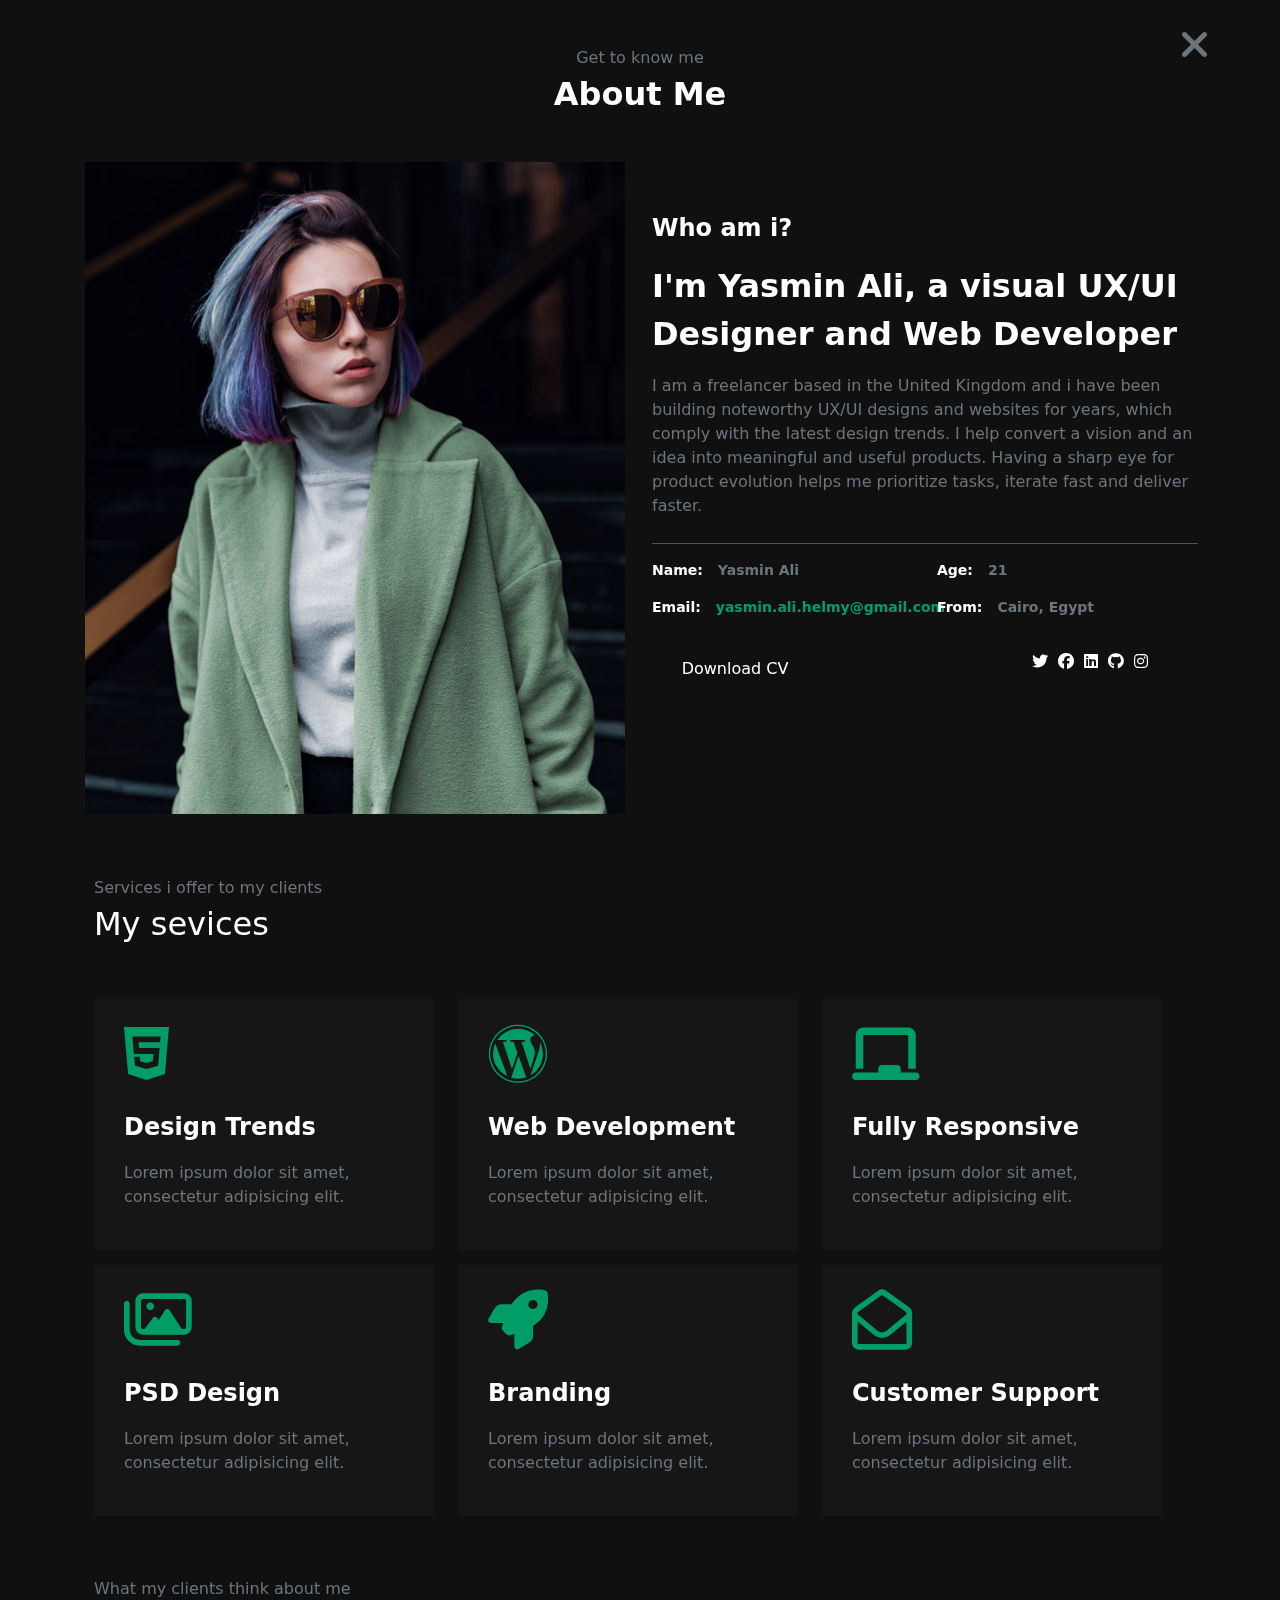
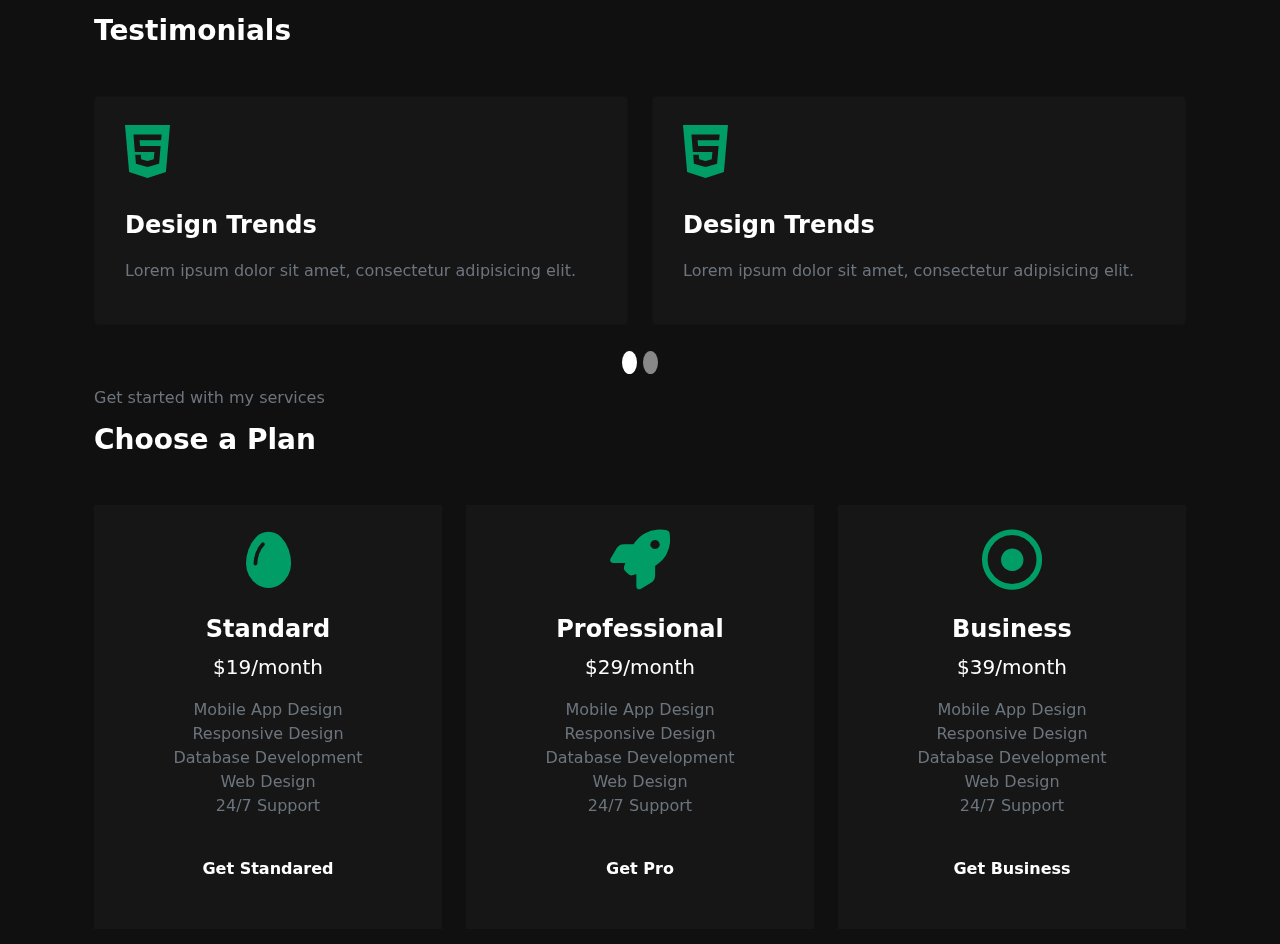
<file: about.html>
<!DOCTYPE html>
<html lang="en">
<head>
    <meta charset="UTF-8">
    <meta name="viewport" content="width=device-width, initial-scale=1.0">
    <link rel="stylesheet" href="./css/bootstrap.min.css">
    <link rel="stylesheet" href="./css//all.min.css">
    <link rel="stylesheet" href="./css/style.css">
    <link href="https://unpkg.com/aos@2.3.1/dist/aos.css" rel="stylesheet">
    <link rel="shortcut icon" href="https://yasminali-portfolio.netlify.app/logo.png" >    
    <title>About</title>
</head>
<body>
<div class="page">
    <div class=" container" data-aos="fade-up" data-aos-duration="2000">
        <i class="fa-solid fa-xmark text-secondary fs-1 btnclose"></i>
        <div class="title  text-center">
        <h6 class="text-secondary pt-5 ">Get to know me</h6>
        <h2 class=" fw-bolder mb-5">About Me</h2>
      </div>
      <!-- img -->
      
        <div class="row">
          <div class="col-lg-6 info col-sm-12 d-flex justify-content-center">
            <figure ><img src="./images/info-img.jpg" class="w-100" alt="aboutimg" ></figure>
          </div>
          <div class="col-lg-6 col-sm-12 mt-sm-5">
            <p class="question fw-bold fs-4">Who am i?</p>
            <p class="me fw-bolder fs-2">I'm Yasmin Ali, a visual UX/UI Designer and Web Developer</p>
            <p class="details text-secondary">
                I am a freelancer based in the United Kingdom and i have been building noteworthy UX/UI designs and websites for years, which comply with the latest design trends. I help convert a vision and an idea into meaningful and useful products. Having a sharp eye for product evolution helps me prioritize tasks, iterate fast and deliver faster.
            </p>
            <!-- data -->
            <div class="row data">
                <div class="col-md-6 col-sm-12">
                <div class="d-flex">
                    <p>Name:</p>
                <span class="text-secondary">Yasmin Ali</span>
                </div>
                <div class="d-flex">
                    <p>Email:</p>
                <span class=" myemail">yasmin.ali.helmy@gmail.com</span>
                </div>
               
            </div>
            <div class="col-md-6 col-sm-12">
                <div class="d-flex">
                    <p>Age:</p>
                <span class="text-secondary">21</span>
                </div>
                <div class="d-flex">
                    <p>From:</p>
                <span class="text-secondary">Cairo, Egypt</span>
                </div>
            </div>
            </div>
            <!-- button -->
             <div class="links row mt-3">
                <div class="col-4 btn"><a  href="./images/Yasmin Ali's CV .pdf">Download CV</a></div>
                <div class="line col-4"></div>
                <ul class="list-unstyled d-flex col-4">
                    <li><a href=""></a><i class="fa-brands fa-twitter"></i></li>
                    <li><a href=""></a><i class="fa-brands fa-facebook"></i></li>
                    <li><a href=""></a><i class="fa-brands fa-linkedin"></i></li>
                    <li><a href=""></a><i class="fa-brands fa-github"></i></li>
                    <li><a href=""></a><i class="fa-brands fa-instagram"></i></li>
                </ul>
             </div>
        </div>
        </div>

      <!-- services -->
       <div class="container mt-5">
        <div class="row">
          <h6 class="text-secondary">Services i offer to my clients</h6>
          <h2>My sevices</h2>
          <div class="services mt-5 row">
            <div class="col-lg-4 col-md-6 col-sm-12">
              <div class="service">
                <i class="fa-brands fa-html5  "></i>
              <p class="fw-bold fs-4">Design Trends</p>
              <p class="deatils text-secondary" >Lorem ipsum dolor sit amet, consectetur adipisicing elit.</p>
              </div>
            </div>
            <div class="col-lg-4 col-md-6 col-sm-12">
              <div class="service">
                <i class="fa-brands fa-wordpress"></i>
              <p class="fw-bold fs-4">Web Development</p>
              <p class="deatils text-secondary" >Lorem ipsum dolor sit amet, consectetur adipisicing elit.</p>
              </div>
            </div>
            <div class="col-lg-4 col-md-6 col-sm-12">
              <div class="service">
                <i class="fa-solid fa-chalkboard"></i>
              <p class="fw-bold fs-4">Fully Responsive</p>
              <p class="deatils text-secondary" >Lorem ipsum dolor sit amet, consectetur adipisicing elit.</p>
              </div>
            </div>
            <div class="col-lg-4 col-md-6 col-sm-12">
              <div class="service">
                <i class="fa-regular fa-images "></i>
              <p class="fw-bold fs-4">PSD Design</p>
              <p class="deatils text-secondary" >Lorem ipsum dolor sit amet, consectetur adipisicing elit.</p>
              </div>
            </div>
            <div class="col-lg-4 col-md-6 col-sm-12">
              <div class="service">
                <i class="fa-solid fa-rocket"></i>
              <p class="fw-bold fs-4">Branding</p>
              <p class="deatils text-secondary" >Lorem ipsum dolor sit amet, consectetur adipisicing elit.</p>
              </div>
            </div>
            <div class="col-lg-4 col-md-6 col-sm-12">
              <div class="service">
                <i class="fa-regular fa-envelope-open"></i>
              <p class="fw-bold fs-4">Customer Support</p>
              <p class="deatils text-secondary" >Lorem ipsum dolor sit amet, consectetur adipisicing elit.</p>
              </div>
            </div>
          </div>
        </div>
       </div>

       <!-- Testimonials -->
        <div class="container mt-5">
          <div class="testimonials row">
            <h6 class="text-secondary mb-3">What my clients think about me</h6>
            <h3 class="fw-bold mb-5">Testimonials</h3>
            <!-- carsoul -->
            <div id="carouselExampleIndicators" class="carousel slide" >
  <div class="carousel-indicators">
    <button type="button" data-bs-target="#carouselExampleIndicators" data-bs-slide-to="0" class="active" aria-current="true" aria-label="Slide 1"></button>
    <button type="button" data-bs-target="#carouselExampleIndicators" data-bs-slide-to="1" aria-label="Slide 2"></button>
    
  </div>
  <div class="carousel-inner">
    <div class="carousel-item active">
      <div class="row cards">
        <div class="col-md-6 col-sm-12">
          <div class="service card">
                <i class="fa-brands fa-html5  "></i>
              <p class="fw-bold fs-4">Design Trends</p>
              <p class="deatils text-secondary" >Lorem ipsum dolor sit amet, consectetur adipisicing elit.</p>
              </div>
        </div>
        <div class="col-md-6 col-sm-12">
          <div class="service card">
                <i class="fa-brands fa-html5  "></i>
              <p class="fw-bold fs-4">Design Trends</p>
              <p class="deatils text-secondary" >Lorem ipsum dolor sit amet, consectetur adipisicing elit.</p>
              </div>
        </div>
      </div>
    </div>
    <div class="carousel-item">
      <div class="col-md-6 col-sm-12">
          <div class="service card">
                <i class="fa-brands fa-html5  "></i>
              <p class="fw-bold fs-4">Design Trends</p>
              <p class="deatils text-secondary" >Lorem ipsum dolor sit amet, consectetur adipisicing elit.</p>
              </div>
        </div>
    </div>
  
    
  </div>

</div>


          </div>
        </div>

       <!-- plan -->
        <div class="container mt-5">
          <div class="row">
            <div class="planContent">
              <h6 class="text-secondary mb-3">Get started with my services</h6>
              <h3 class="fw-bold mb-5">Choose a Plan</h3>
              <div class="plans mt-5 row text-center">
            <div class="col-lg-4 col-md-6 col-sm-12">
              <div class="plan">
                <i class="fa-solid fa-egg"></i>
              <h5 class="fw-bolder fs-4">Standard</h5>
              <p class="price  fs-5" >$19/month</p>
              <p class=" text-secondary">Mobile App Design <br>
                                        Responsive Design <br>
                                        Database Development <br>
                                        Web Design <br>
                                        24/7 Support</p>
              <div class="btn mt-3 mb-3"><a href="" class="fw-bold ">Get Standared</a></div>                          
              </div>
            </div>
            
            <div class="col-lg-4 col-md-6 col-sm-12">
              <div class="plan">
                <i class="fa-solid fa-rocket"></i>
              <h5 class="fw-bolder fs-4">Professional</h5>
              <p class="price  fs-5" >$29/month</p>
              <p class=" text-secondary">Mobile App Design <br>
                                        Responsive Design <br>
                                        Database Development <br>
                                        Web Design <br>
                                        24/7 Support</p>
              <div class="btn mt-3 mb-3"><a href="" class="fw-bold ">Get Pro</a></div>                          
              </div>
            </div>
            
            <div class="col-lg-4 col-md-6 col-sm-12">
              <div class="plan">
                <i class="fa-regular fa-circle-dot"></i>
              <h5 class="fw-bolder fs-4">Business</h5>
              <p class="price  fs-5" >$39/month</p>
              <p class=" text-secondary">Mobile App Design <br>
                                        Responsive Design <br>
                                        Database Development <br>
                                        Web Design <br>
                                        24/7 Support</p>
              <div class="btn mt-3 mb-3"><a href="" class="fw-bold ">Get Business</a></div>                          
              </div>
            </div>
          </div>
            </div>
          </div>
        </div>
</div>
</div>
    <script src="./js/bootstrap.min.js"></script>
    <script src="./js/main.js"></script>
    <script src="https://unpkg.com/aos@2.3.1/dist/aos.js"></script>
    <script>
  AOS.init();
</script>
</body>
</html>
</file>
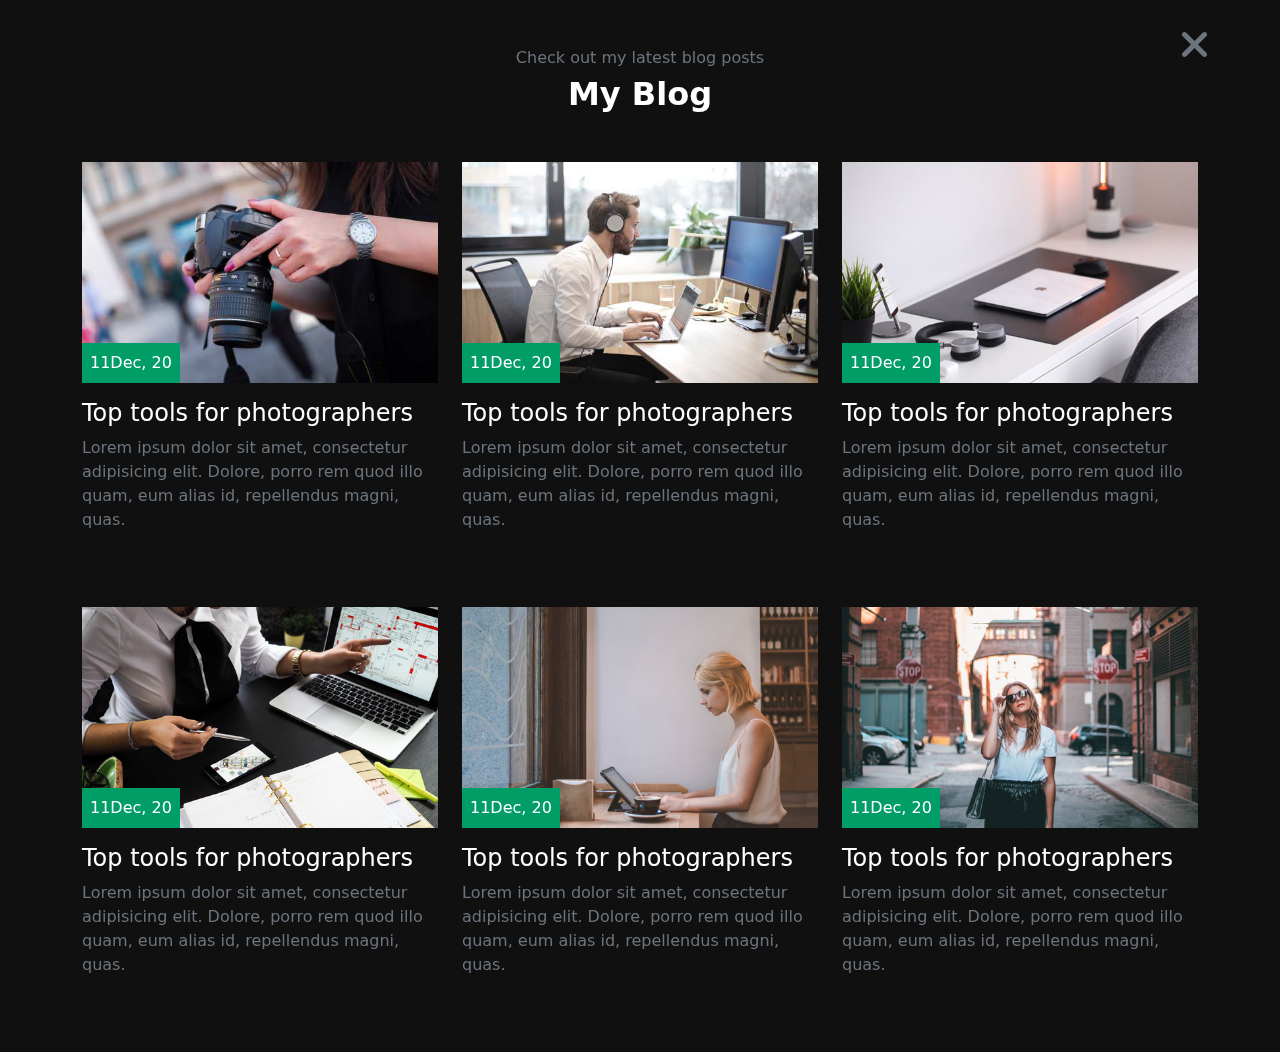
<file: blog.html>
<!DOCTYPE html>
<html lang="en">
<head>
    <meta charset="UTF-8">
    <meta name="viewport" content="width=device-width, initial-scale=1.0">
    <link rel="stylesheet" href="./css/bootstrap.min.css">
    <link rel="stylesheet" href="./css//all.min.css">
    <link rel="stylesheet" href="./css/style.css">
    <link href="https://unpkg.com/aos@2.3.1/dist/aos.css" rel="stylesheet">
    <link rel="shortcut icon" href="https://yasminali-portfolio.netlify.app/logo.png" >    
    <title>Blog</title>
</head>
<body>
<div class="page">
    <div class=" container" data-aos="fade-up" data-aos-duration="2000">
        <i class="fa-solid fa-xmark text-secondary fs-1 btnclose"></i>
        <div class="title  text-center">
        <h6 class="text-secondary pt-5 ">Check out my latest blog posts</h6>
        <h2 class=" fw-bolder mb-5">My Blog</h2>
      </div>
      <div class="row blogcards">
        <div class="col-lg-4 col-md-6 col-sm-12">
            <div class="blogcard ">
                <figure class="blog position-relative">
                    <img src="./images/post-1.jpg" alt="post">
                    <div class="date position-absolute bottom-0 p-2">11Dec, 20</div>
                </figure>
                <h4>Top tools for photographers</h4>
                <p class="text-secondary">Lorem ipsum dolor sit amet, consectetur adipisicing elit. Dolore, porro rem quod illo quam, eum alias id, repellendus magni, quas.</p>
            </div>
        </div>
        <div class="col-lg-4 col-md-6 col-sm-12">
            <div class="blogcard ">
                <figure class="blog position-relative">
                    <img src="./images/post-2.jpg" alt="post">
                    <div class="date position-absolute bottom-0 p-2">11Dec, 20</div>
                </figure>
                <h4>Top tools for photographers</h4>
                <p class="text-secondary">Lorem ipsum dolor sit amet, consectetur adipisicing elit. Dolore, porro rem quod illo quam, eum alias id, repellendus magni, quas.</p>
            </div>
        </div>
        <div class="col-lg-4 col-md-6 col-sm-12">
            <div class="blogcard ">
                <figure class="blog position-relative">
                    <img src="./images/post-3.jpg" alt="post">
                    <div class="date position-absolute bottom-0 p-2">11Dec, 20</div>
                </figure>
                <h4>Top tools for photographers</h4>
                <p class="text-secondary">Lorem ipsum dolor sit amet, consectetur adipisicing elit. Dolore, porro rem quod illo quam, eum alias id, repellendus magni, quas.</p>
            </div>
        </div>
        <div class="col-lg-4 col-md-6 col-sm-12">
            <div class="blogcard ">
                <figure class="blog position-relative">
                    <img src="./images/post-4.jpg" alt="post">
                    <div class="date position-absolute bottom-0 p-2">11Dec, 20</div>
                </figure>
                <h4>Top tools for photographers</h4>
                <p class="text-secondary">Lorem ipsum dolor sit amet, consectetur adipisicing elit. Dolore, porro rem quod illo quam, eum alias id, repellendus magni, quas.</p>
            </div>
        </div>
        <div class="col-lg-4 col-md-6 col-sm-12">
            <div class="blogcard ">
                <figure class="blog position-relative">
                    <img src="./images/post-5.jpg" alt="post">
                    <div class="date position-absolute bottom-0 p-2">11Dec, 20</div>
                </figure>
                <h4>Top tools for photographers</h4>
                <p class="text-secondary">Lorem ipsum dolor sit amet, consectetur adipisicing elit. Dolore, porro rem quod illo quam, eum alias id, repellendus magni, quas.</p>
            </div>
        </div>
        <div class="col-lg-4 col-md-6 col-sm-12">
            <div class="blogcard ">
                <figure class="blog position-relative">
                    <img src="./images/post-6.jpg" alt="post">
                    <div class="date position-absolute bottom-0 p-2">11Dec, 20</div>
                </figure>
                <h4>Top tools for photographers</h4>
                <p class="text-secondary">Lorem ipsum dolor sit amet, consectetur adipisicing elit. Dolore, porro rem quod illo quam, eum alias id, repellendus magni, quas.</p>
            </div>
        </div>
      </div>
</div>
</div>
    <script src="./js/bootstrap.min.js"></script>
    <script src="./js/main.js"></script>
    <script src="https://unpkg.com/aos@2.3.1/dist/aos.js"></script>
    <script>
  AOS.init();
</script>
</body>
</html>
</file>
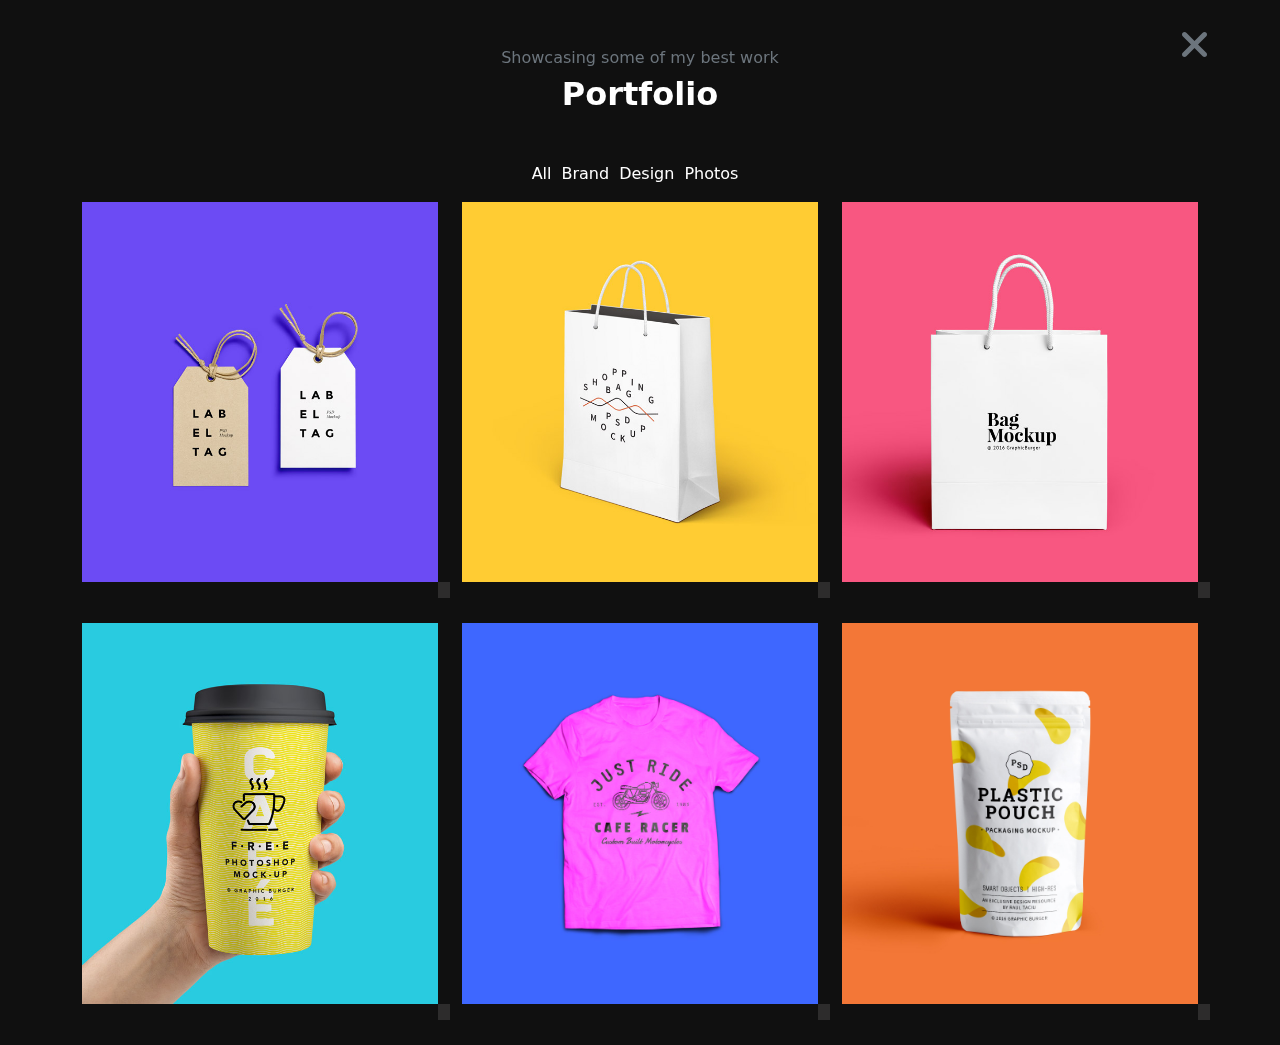
<file: portfolio.html>
<!DOCTYPE html>
<html lang="en">
<head>
    <meta charset="UTF-8">
    <meta name="viewport" content="width=device-width, initial-scale=1.0">
    <link rel="stylesheet" href="./css/bootstrap.min.css">
    <link rel="stylesheet" href="./css//all.min.css">
    <link rel="stylesheet" href="./css/style.css">
    <link href="https://unpkg.com/aos@2.3.1/dist/aos.css" rel="stylesheet">
    <link rel="shortcut icon" href="https://yasminali-portfolio.netlify.app/logo.png" >    
    <title>Portfolio</title>
</head>
<body>
<div class="page">
    <div class=" container" data-aos="fade-up" data-aos-duration="2000">
        <i class="fa-solid fa-xmark text-secondary fs-1 btnclose"></i>
        <div class="title  text-center">
        <h6 class="text-secondary pt-5 ">Showcasing some of my best work</h6>
        <h2 class=" fw-bolder mb-5">Portfolio</h2>
      </div>
        
      <div class="d-flex justify-content-center portfoliolinks links">
        <ul class="list-unstyled d-flex ">
        <li class=" all">All</li>
        <li class="brand">Brand</li>
        <li class="design">Design</li>
        <li class="photos">Photos</li>
      </ul>
      </div>
      <div class="row imgCards">
        
          <div class="col-md-4 col-sm-12 imgCard design brand">
            <figure class="position-relative">
              <img  src="./images/item-1.jpg" alt="item">
              <div class="dataMe position-absolute d-flex justify-content-center align-items-center flex-column ">
                <h5>Label Tag Mockup</h5>
                <p class="link">More Info</p>
              </div>
            </figure>
          </div>
       
          <div class="col-md-4 col-sm-12 imgCard design">
            <figure class="position-relative">
              <img  src="./images/item-2.jpg" alt="item">
              <div class="dataMe position-absolute d-flex justify-content-center align-items-center flex-column ">
                <h5>Label Tag Mockup</h5>
                <p class="link">More Info</p>
              </div>
            </figure>
          </div>
        
          <div class="col-md-4 col-sm-12 imgCard photos">
            <figure class="position-relative">
              <img  src="./images/item-3.jpg" alt="item">
              <div class="dataMe position-absolute d-flex justify-content-center align-items-center flex-column ">
                <h5>Label Tag Mockup</h5>
                <p class="link">More Info</p>
              </div>
            </figure>
          </div>
        
          <div class="col-md-4 col-sm-12 imgCard">
            <figure class="position-relative">
              <img  src="./images/item-4.jpg" alt="item">
              <div class="dataMe position-absolute d-flex justify-content-center align-items-center flex-column ">
                <h5>Label Tag Mockup</h5>
                <p class="link">More Info</p>
              </div>
            </figure>
          </div>
        
          <div class="col-md-4 col-sm-12 imgCard brand">
            <figure class="position-relative">
              <img  src="./images/item-5.jpg" alt="item">
              <div class="dataMe position-absolute d-flex justify-content-center align-items-center flex-column ">
                <h5>Label Tag Mockup</h5>
                <p class="link">More Info</p>
              </div>
            </figure>
          </div>
        
          <div class="col-md-4 col-sm-12 imgCard design">
            <figure class="position-relative">
              <img  src="./images/item-6.jpg" alt="item">
              <div class="dataMe position-absolute d-flex justify-content-center align-items-center flex-column ">
                <h5>Label Tag Mockup</h5>
                <p class="link">More Info</p>
              </div>
            </figure>
          </div>
        </div> 
      

          </div>
        </div>

</div>
</div>
    <script src="./js/bootstrap.min.js"></script>
    <script src="./js/main.js"></script>
    <script src="https://unpkg.com/aos@2.3.1/dist/aos.js"></script>
    <script>
  AOS.init();
</script>
</body>
</html>
</file>
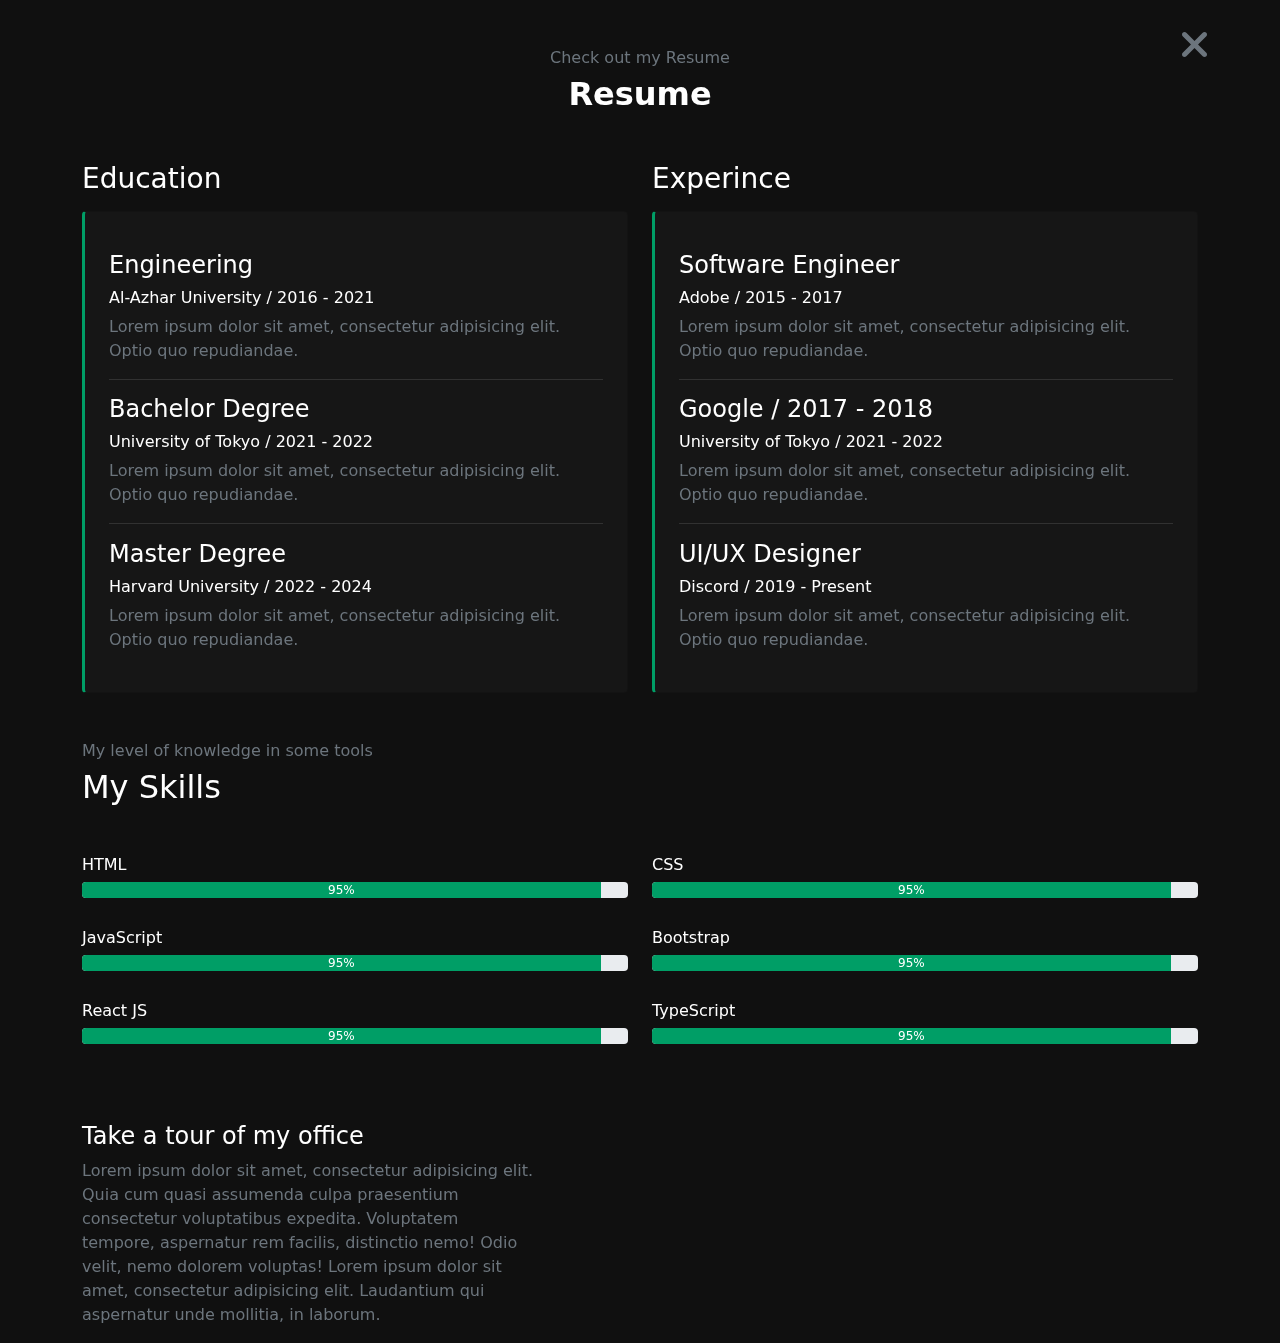
<file: resume.html>
<!DOCTYPE html>
<html lang="en">
<head>
    <meta charset="UTF-8">
    <meta name="viewport" content="width=device-width, initial-scale=1.0">
    <link rel="stylesheet" href="./css/bootstrap.min.css">
    <link rel="stylesheet" href="./css//all.min.css">
    <link rel="stylesheet" href="./css/style.css">
    <link href="https://unpkg.com/aos@2.3.1/dist/aos.css" rel="stylesheet">
    <link rel="shortcut icon" href="https://yasminali-portfolio.netlify.app/logo.png" >    
    <title>Resume</title>
</head>
<body>
<div class="page ">
    <div class=" container" data-aos="fade-up" data-aos-duration="2000">
        <i class="fa-solid fa-xmark text-secondary fs-1 btnclose"></i>
        <div class="title  text-center">
        <h6 class="text-secondary pt-5 ">Check out my Resume</h6>
        <h2 class=" fw-bolder mb-5">Resume</h2>
        </div>
        <div class="educards row  mt-5 ">
            <!-- education -->
            <div class="col-md-6 col-sm-12">
                <h3>Education</h3>
                <div class="card p-4 mt-3">
                    
                    <div class="faculty borderBottom">
                        <h4>Engineering</h4>
                    <h6>Al-Azhar University / 2016 - 2021</h6>
                    <p class="text-secondary">Lorem ipsum dolor sit amet, consectetur adipisicing elit. Optio quo repudiandae.</p>
                    </div>
                     <div class="faculty borderBottom">
                        <h4>Bachelor Degree</h4>
                    <h6>University of Tokyo / 2021 - 2022</h6>
                    <p class="text-secondary">Lorem ipsum dolor sit amet, consectetur adipisicing elit. Optio quo repudiandae.</p>
                    </div>
                     <div class="faculty mt-3">
                        <h4>Master Degree</h4>
                    <h6>Harvard University / 2022 - 2024</h6>
                    <p class="text-secondary">Lorem ipsum dolor sit amet, consectetur adipisicing elit. Optio quo repudiandae.</p>
                    </div>

                </div>
            </div>
            <!-- experince -->
             <div class="col-md-6 col-sm-12">
                <h3>Experince</h3>
                <div class="card p-4 mt-3">
                    
                    <div class="faculty borderBottom">
                        <h4>Software Engineer</h4>
                    <h6>Adobe / 2015 - 2017</h6>
                    <p class="text-secondary">Lorem ipsum dolor sit amet, consectetur adipisicing elit. Optio quo repudiandae.</p>
                    </div>
                     <div class="faculty borderBottom">
                        <h4>Google / 2017 - 2018</h4>
                    <h6>University of Tokyo / 2021 - 2022</h6>
                    <p class="text-secondary">Lorem ipsum dolor sit amet, consectetur adipisicing elit. Optio quo repudiandae.</p>
                    </div>
                     <div class="faculty mt-3">
                        <h4>UI/UX Designer</h4>
                    <h6>Discord / 2019 - Present</h6>
                    <p class="text-secondary">Lorem ipsum dolor sit amet, consectetur adipisicing elit. Optio quo repudiandae.</p>
                    </div>

                </div>
            </div>
        </div>
        <!-- skills -->
        <div class="mt-5">
        <h6 class="text-secondary">My level of knowledge in some tools</h6>
          <h2>My Skills</h2>
          <div class="skills row mt-5">
            <div class="col-md-6 col-sm-12">
            <div class="skill">
                <h6>HTML</h6>
                <div class="progress mt-2">
                <div class="progress-bar bgprogress" role="progressbar" style="width: 95%;" aria-valuenow="95" aria-valuemin="0" aria-valuemax="100">95%</div>
                </div>
            </div>
          </div>
          <div class="col-md-6 col-sm-12">
            <div class="skill">
                <h6>CSS</h6>
                <div class="progress mt-2">
                <div class="progress-bar bgprogress" role="progressbar" style="width: 95%;" aria-valuenow="95" aria-valuemin="0" aria-valuemax="100">95%</div>
                </div>
            </div>
          </div>
          <div class="col-md-6 col-sm-12">
            <div class="skill">
                <h6>JavaScript</h6>
                <div class="progress mt-2">
                <div class="progress-bar bgprogress" role="progressbar" style="width: 95%;" aria-valuenow="95" aria-valuemin="0" aria-valuemax="100">95%</div>
                </div>
            </div>
          </div>
          <div class="col-md-6 col-sm-12">
            <div class="skill">
                <h6>Bootstrap</h6>
                <div class="progress mt-2">
                <div class="progress-bar bgprogress" role="progressbar" style="width: 95%;" aria-valuenow="95" aria-valuemin="0" aria-valuemax="100">95%</div>
                </div>
            </div>
          </div>
          <div class="col-md-6 col-sm-12">
            <div class="skill">
                <h6>React JS</h6>
                <div class="progress mt-2">
                <div class="progress-bar bgprogress" role="progressbar" style="width: 95%;" aria-valuenow="95" aria-valuemin="0" aria-valuemax="100">95%</div>
                </div>
            </div>
          </div>
          <div class="col-md-6 col-sm-12">
            <div class="skill">
                <h6>TypeScript</h6>
                <div class="progress mt-2">
                <div class="progress-bar bgprogress" role="progressbar" style="width: 95%;" aria-valuenow="95" aria-valuemin="0" aria-valuemax="100">95%</div>
                </div>
            </div>
          </div>
          </div>
        </div>
        <!-- video -->
         <div class="row mt-5">
            <div class="col-md-5 col-sm-12">
                <div class="content">
                    <h4>Take a tour of my office</h4>
                    <p class="text-secondary">Lorem ipsum dolor sit amet, consectetur adipisicing elit. Quia cum quasi assumenda culpa praesentium consectetur voluptatibus expedita. Voluptatem tempore, aspernatur rem facilis, distinctio nemo! Odio velit, nemo dolorem voluptas!

Lorem ipsum dolor sit amet, consectetur adipisicing elit. Laudantium qui aspernatur unde mollitia, in laborum.</p>
                </div>
            </div>
            <div class="col-md-5 col-sm-12 ms-md-5">
                <div class="video">
                    <!-- <video width="400" height="350" controls poster="./images/video.jpg">
        <source
            src="https://www.youtube.com/watch?v=doteMqP6eSc&t=2s"
            type="video/mp4">
    </video> -->
                </div>
            </div>
         </div>
      
      
</div>
</div>
    <script src="./js/bootstrap.min.js"></script>
    <script src="./js/main.js"></script>
    <script src="https://unpkg.com/aos@2.3.1/dist/aos.js"></script>
    <script>
  AOS.init();
</script>
</body>
</html>
</file>
<file: css/style.css>
* {
    margin: 0;
    padding: 0;
    box-sizing: border-box;
}
body {
    color: #fff;
}
::selection {
    background-color: var(--green);
    color: white;
}
:root {
    --green:#009e66;
    --black:#161616;
}
a {
    text-decoration: none;
    color: white;
}
li {
    cursor: pointer;
}
.nav-link {
    color: #c2bfbf !important;
    margin-right: 15px;
    font-weight: bold;
}
header {
    background-image: url('../images/home.jpg');
    height: 100vh;
    background-position: center center;
    background-size: cover;
}
.layer {
    height: 100vh;
    background-color: rgba(0, 0, 0, 0.8);
}
.logo {
    width: 35%;
}
.navbar-toggler {
    background-color: white !important;
}
.data h2 {
    font-size: 75px;
    font-weight: bold;
    letter-spacing: 1px;
}
.languages p {
    text-transform: uppercase;
    rotate: 90deg;
}
.socialMedia li {
    margin-bottom: 10px;
    font-size: 20px;
}
.page {
    background-color: #101010 ;
    min-height: 100vh;
}
.about h2 {
    font-size: 50px;
}
.about .question ,.myemail, .imgCard .link {
    color: var(--green) ;
}
.details {
    padding-bottom: 25px;
    border-bottom: 1px solid rgb(190, 187, 187,0.4);
}
.data {
    font-size: 14px;
    font-weight: 600;
}
.data p {
    margin-right: 15px;
} 
.links li {
    margin-right: 10px;
}
.about .btn {
    width: 150px;
    background-color:var(--green);
    border-radius: 20px;
    cursor: pointer;
}
.btnclose {
    cursor: pointer;
    position: fixed;
    top:25px;
    right: 0;
}
.service ,.plan {
    background-color: var(--black);
    padding: 25px 30px ;
    margin-bottom: 15px;

}
.service:hover {
    border-bottom: 1px solid var(--green);
    cursor: pointer;
}
.service i ,.plan i {
    color:var(--green);
    font-size: 60px;
    margin-bottom: 25px;
}
.carousel-indicators  {
    bottom: -50px;
}
.carousel-indicators [data-bs-target] {
    background-clip: unset;
    border-radius: 100%;
    width: 15px;
}
.educards .card {
    background-color: var(--black);
    border-left: 3px solid var(--green);
}
.borderBottom {
    border-bottom: 1px solid #313131 ;
    margin-top: 15px;
}
.bgprogress {
    background-color: var(--green);
}
.skill {
    margin-bottom: 30px;
}
.date {
    background-color: var(--green);
}
.blogcard{
    margin-bottom: 75px;
}
.blogcard img ,.imgCard img{
    width: 100%;
}

.imgCard {
    margin-bottom: 25px;
    cursor: pointer;
}
.dataMe {
    height: 100%;
    width: 100%;
    top: 100;
    left: 100%;
    background-color: rgba(65, 64, 64, 0.6);
    
}
.imgCard {
    overflow: hidden;
}
.imgCard:hover .dataMe {
    top: 0;
    left: 0;
    transition: all 1s ease-in-out;
}
.hide {
    display: none;
    transition: all 2s;
}






@media screen and (max-width:990px) {
    .data h2 {
        font-size: 50px;
    }
    .languages, .socialMedia {
        display: none;
    }
    .about h2 {
        font-size: 30px;
    }
    .info img {
        
        border-radius: 50%;
        height: 250px;
        width: 250px !important;
    }

}
</file>
